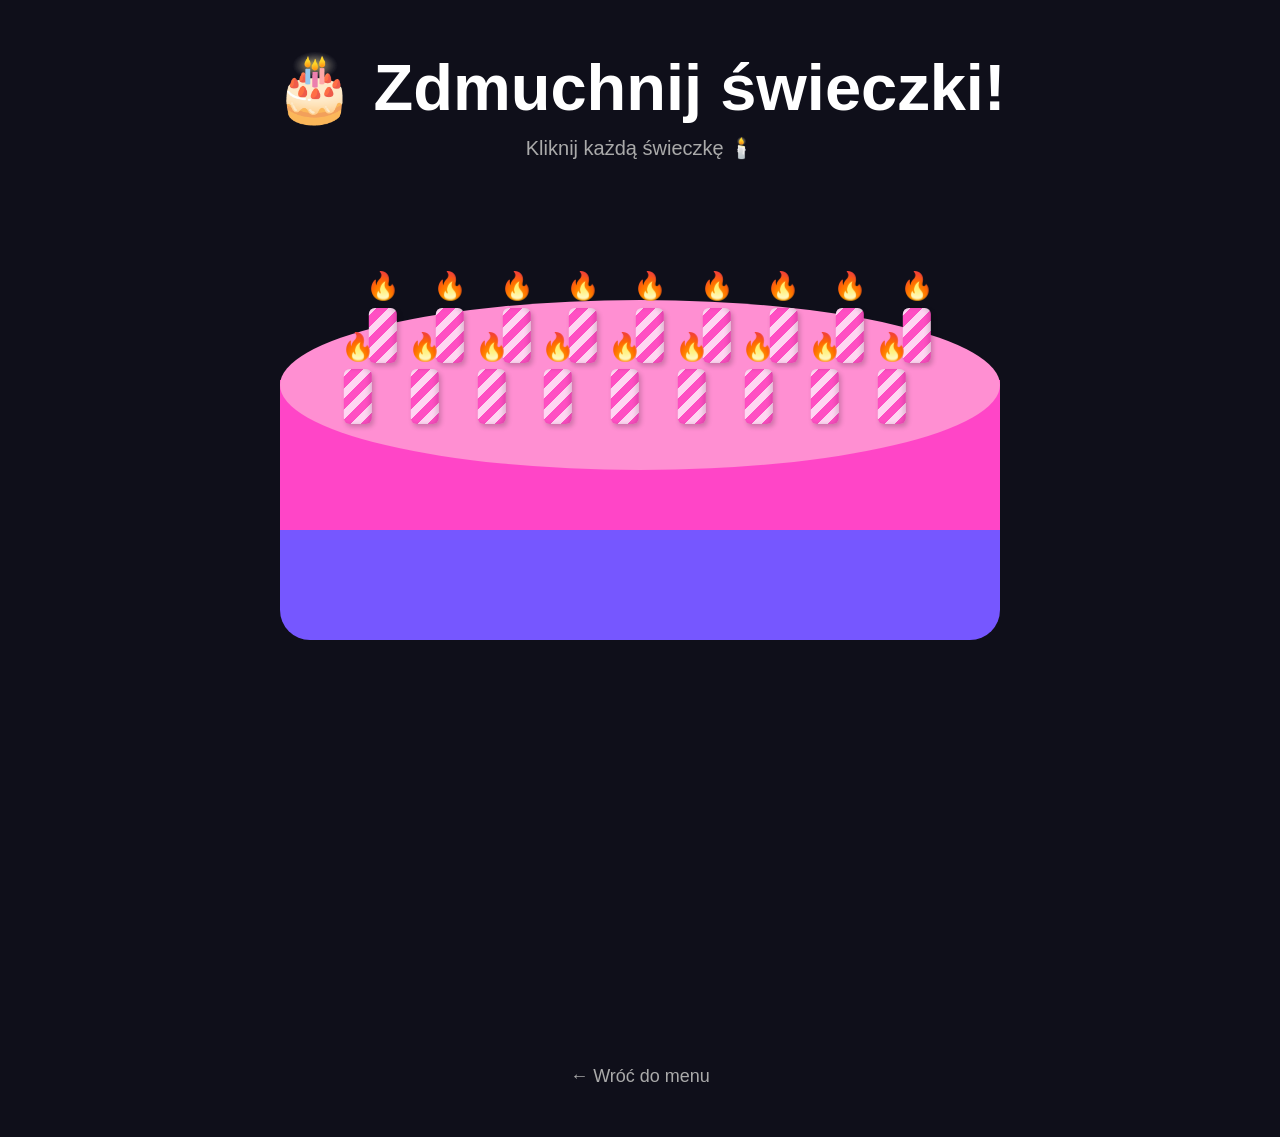
<file: cake.html>
<!DOCTYPE html>
<html lang="pl">

<head>
    <meta charset="UTF-8">

    <meta
        name="viewport"
        content="width=device-width, initial-scale=1.0"
    >

    <title>18 urodziny 🎂</title>

    <link rel="stylesheet" href="style.css">
</head>

<body>

    <main class="cake-page">

        <h1>🎂 Zdmuchnij świeczki!</h1>

        <p class="cake-subtitle">
            Kliknij każdą świeczkę 🕯️
        </p>


        <!-- ================= TORT ================= -->

        <div class="cake">

            <!-- GÓRA TORTU -->

            <div class="cake-top">

                <!-- 18 ŚWIECZEK -->

                <div class="candles">

                    <!-- RZĄD 1 — 9 ŚWIECZEK -->

                    <button class="candle">
                        <span class="flame">🔥</span>
                    </button>

                    <button class="candle">
                        <span class="flame">🔥</span>
                    </button>

                    <button class="candle">
                        <span class="flame">🔥</span>
                    </button>

                    <button class="candle">
                        <span class="flame">🔥</span>
                    </button>

                    <button class="candle">
                        <span class="flame">🔥</span>
                    </button>

                    <button class="candle">
                        <span class="flame">🔥</span>
                    </button>

                    <button class="candle">
                        <span class="flame">🔥</span>
                    </button>

                    <button class="candle">
                        <span class="flame">🔥</span>
                    </button>

                    <button class="candle">
                        <span class="flame">🔥</span>
                    </button>


                    <!-- RZĄD 2 — 9 ŚWIECZEK -->

                    <button class="candle">
                        <span class="flame">🔥</span>
                    </button>

                    <button class="candle">
                        <span class="flame">🔥</span>
                    </button>

                    <button class="candle">
                        <span class="flame">🔥</span>
                    </button>

                    <button class="candle">
                        <span class="flame">🔥</span>
                    </button>

                    <button class="candle">
                        <span class="flame">🔥</span>
                    </button>

                    <button class="candle">
                        <span class="flame">🔥</span>
                    </button>

                    <button class="candle">
                        <span class="flame">🔥</span>
                    </button>

                    <button class="candle">
                        <span class="flame">🔥</span>
                    </button>

                    <button class="candle">
                        <span class="flame">🔥</span>
                    </button>

                </div>

            </div>


            <!-- KREM -->

            <div class="cake-cream cream-one"></div>


            <!-- ŚRODKOWA WARSTWA -->

            <div class="cake-middle"></div>


            <!-- KREM -->

            <div class="cake-cream cream-two"></div>


            <!-- DOLNA WARSTWA -->

            <div class="cake-bottom"></div>

        </div>


        <!-- ================= WIADOMOŚĆ ================= -->

        <div class="birthday-message">

            <h2>
                🎉 WSZYSTKIEGO NAJLEPSZEGO! 🎉
            </h2>

            <p>
                Spełnienia wszystkich marzeń, powodzenia na maturze, zdrowia, dużo szczęścia i uśmiechu, samych dobrych osób wokół siebie. <br> Dostania się na Uniwersytet Jagielloński. <br> I jeszcze raz dużo uśmiechu na twarzy i szcześcia.  
            </p>

        </div>


        <!-- ================= POWRÓT ================= -->

        <a
            href="index.html"
            class="back-button"
        >
            ← Wróć do menu
        </a>

    </main>


    <script src="cake.js"></script>

</body>

</html>
</file>
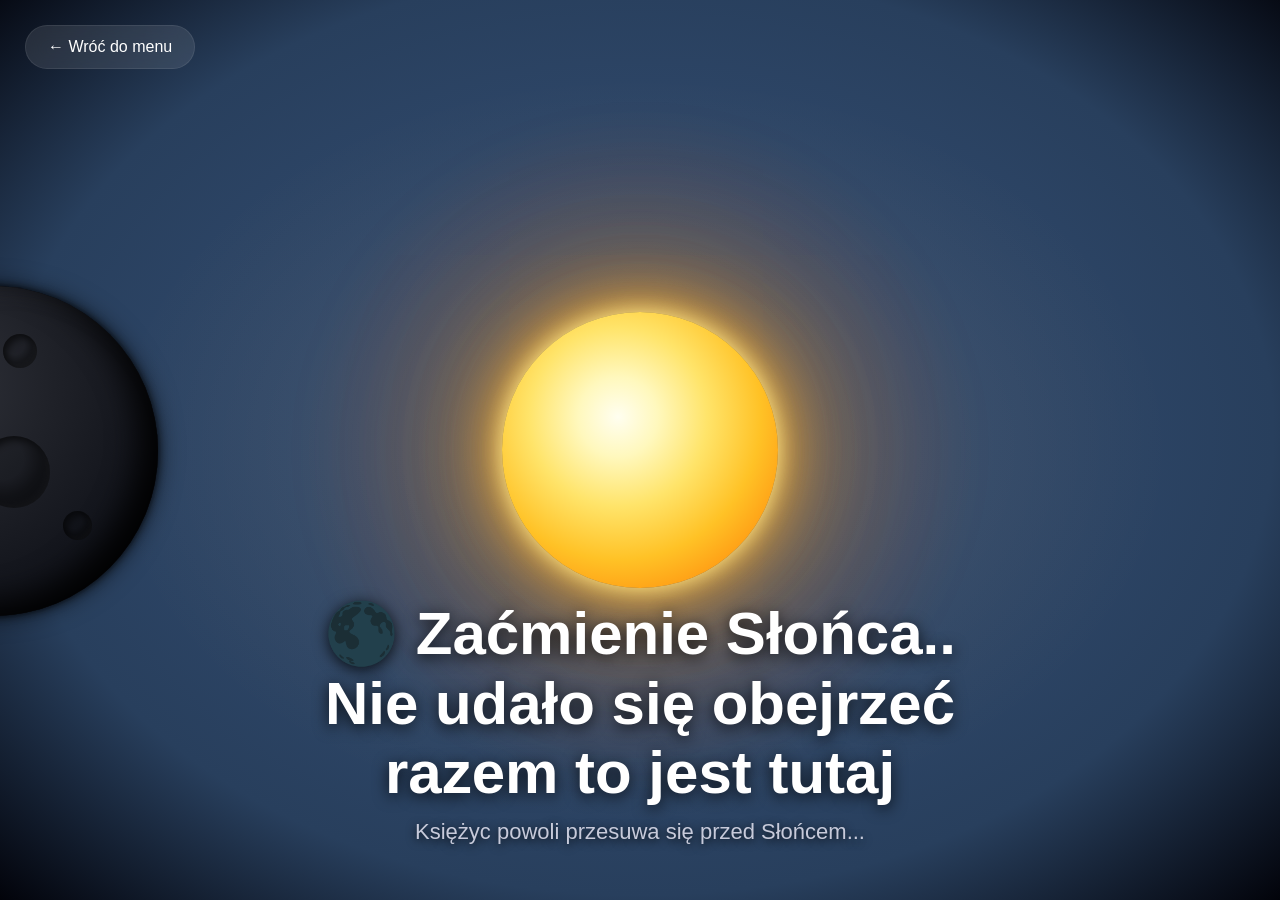
<file: eclipse.html>
<!DOCTYPE html>
<html lang="pl">

<head>
    <meta charset="UTF-8">

    <meta
        name="viewport"
        content="width=device-width, initial-scale=1.0"
    >

    <title>🌑 Zaćmienie Słońca </title>

    <link rel="stylesheet" href="eclipse.css">
</head>

<body>

    <main class="eclipse-page">

        <!-- NIEBO -->

        <div class="sky">

            <!-- GWIAZDY -->

            <div class="stars"></div>


            <!-- SŁOŃCE -->

            <div class="sun">

                <div class="sun-glow"></div>

                <div class="sun-core"></div>

                <div class="corona"></div>

            </div>


            <!-- KSIĘŻYC -->

            <div class="moon">

                <div class="moon-surface"></div>

                <div class="moon-crater crater-1"></div>
                <div class="moon-crater crater-2"></div>
                <div class="moon-crater crater-3"></div>
                <div class="moon-crater crater-4"></div>
                <div class="moon-crater crater-5"></div>

            </div>


            <!-- INFORMACJA -->

            <div class="eclipse-info">

                <h1>🌑 Zaćmienie Słońca.. Nie udało się obejrzeć razem to jest tutaj </h1>

                <p>
                    Księżyc powoli przesuwa się przed Słońcem... 
                </p>

            </div>


            <!-- NAPIS PODCZAS PEŁNEGO ZAĆMIENIA -->

            <div class="totality-message">

                <h2>Całkowite zaćmienie</h2>

                <p>
                    🌑
                </p>

            </div>

                <div class="diamond-ring"></div>
            <!-- POWRÓT DO MENU -->

            <a
                href="index.html"
                class="back-button"
            >
                ← Wróć do menu
            </a>

        </div>

    </main>


    <script src="eclipse.js"></script>

</body>

</html>
</file>
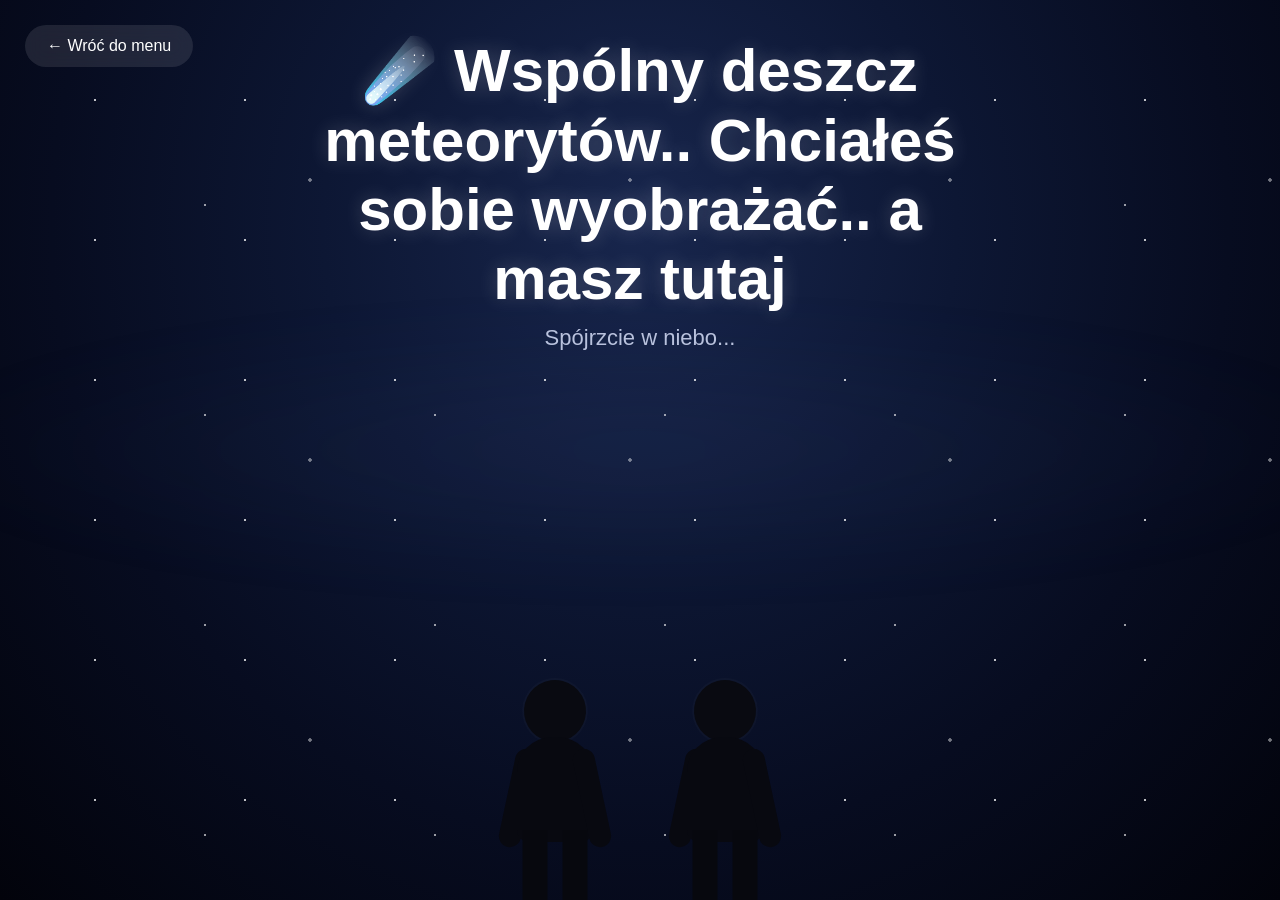
<file: meteors.html>
<!DOCTYPE html>
<html lang="pl">

<head>
    <meta charset="UTF-8">

    <meta
        name="viewport"
        content="width=device-width, initial-scale=1.0"
    >

    <title>☄️ Deszcz meteorytów</title>

    <link rel="stylesheet" href="meteors.css">
</head>

<body>

    <main class="meteor-page">

        <div class="sky">

            <!-- GWIAZDY -->
            <div class="stars"></div>


            <!-- METEORY -->
            <div class="meteor-field"></div>


            <!-- DWIE POSTACIE -->
            <div class="people">

                <div class="person person-one">
                    <div class="head"></div>
                    <div class="body"></div>
                    <div class="legs"></div>
                </div>

                <div class="person person-two">
                    <div class="head"></div>
                    <div class="body"></div>
                    <div class="legs"></div>
                </div>

            </div>


            <!-- NAPIS -->

            <div class="meteor-title">

                <h1>☄️ Wspólny deszcz meteorytów.. Chciałeś sobie wyobrażać.. a masz tutaj </h1>

                <p>
                    Spójrzcie w niebo...
                </p>

            </div>


            <!-- POWRÓT -->

            <a
                href="index.html"
                class="back-button"
            >
                ← Wróć do menu
            </a>

        </div>

    </main>


    <script src="meteors.js"></script>

</body>

</html>
</file>
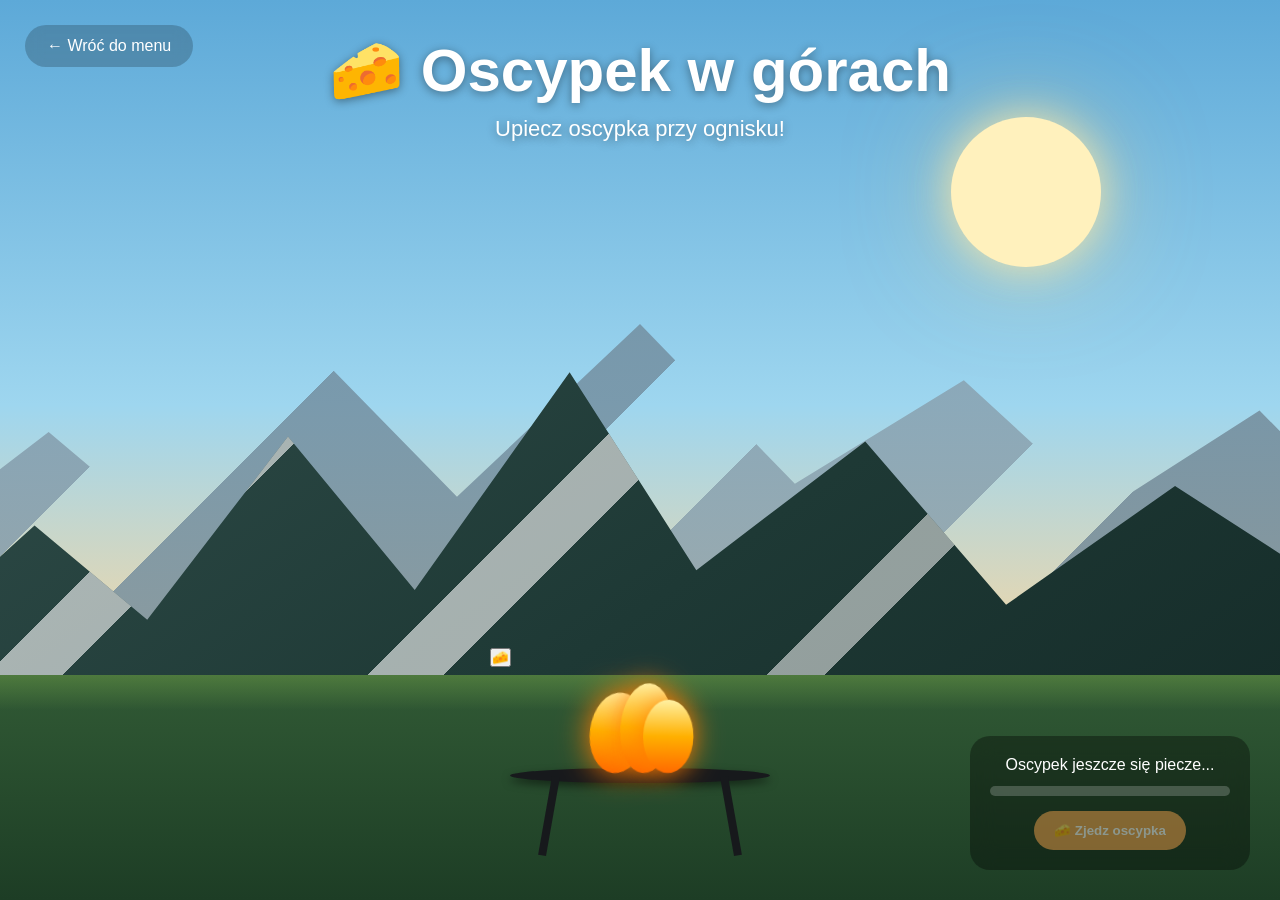
<file: mountains.html>
<!DOCTYPE html>
<html lang="pl">

<head>
    <meta charset="UTF-8">

    <meta
        name="viewport"
        content="width=device-width, initial-scale=1.0"
    >

    <title>🧀 Oscypek w górach</title>

    <link rel="stylesheet" href="mountains.css">
</head>

<body>

    <main class="mountains-page">

        <div class="mountain-scene">

            <!-- NIEBO -->

            <div class="sky"></div>


            <!-- GÓRY -->

            <div class="mountains far-mountains"></div>

            <div class="mountains near-mountains"></div>


            <!-- ZIEMIA -->

            <div class="ground"></div>


            <!-- OGNISKO -->

            <div class="fireplace">

                <div class="grill"></div>

                <div class="fire">

                    <div class="flame flame-one"></div>
                    <div class="flame flame-two"></div>
                    <div class="flame flame-three"></div>

                </div>

                <!-- OSCYPEK -->

                <button class="oscypek" aria-label="Oscypek">
                    🧀
                </button>

            </div>


            <!-- INFORMACJA -->

            <div class="mountain-title">

                <h1>🧀 Oscypek w górach</h1>

                <p>
                    Upiecz oscypka przy ognisku!
                </p>

            </div>


            <!-- PANEL GRILLOWANIA -->

            <div class="cooking-panel">

                <p class="cooking-status">
                    Oscypek jeszcze się piecze...
                </p>

                <div class="progress">

                    <div class="progress-bar"></div>

                </div>

                <button class="eat-button">
                    🧀 Zjedz oscypka
                </button>

            </div>


            <!-- WIADOMOŚĆ -->

            <div class="eat-message">

                <h2>
                    Mmmm... 🧀
                </h2>

                <p>
                    Oscypek w górach smakuje najlepiej!
                </p>

            </div>


            <!-- POWRÓT -->

            <a
                href="index.html"
                class="back-button"
            >
                ← Wróć do menu
            </a>

        </div>

    </main>


    <script src="mountains.js"></script>

</body>

</html>
</file>
<file: style.css>
* {
    margin: 0;
    padding: 0;
    box-sizing: border-box;
}

body {
    min-height: 100vh;
    font-family: Arial, sans-serif;
    background: #0f0f1a;
    color: white;
}

/* GŁÓWNE MENU */

.container {
    min-height: 100vh;

    display: flex;
    flex-direction: column;

    justify-content: center;
    align-items: center;

    text-align: center;

    padding: 30px;
}

.container h1 {
    font-size: clamp(80px, 15vw, 180px);
    line-height: 1;

    margin-bottom: 30px;

    background: linear-gradient(135deg, #ff4ecd, #7c5cff);

    -webkit-background-clip: text;
    -webkit-text-fill-color: transparent;
}

.container p {
    font-size: clamp(18px, 3vw, 28px);

    color: #d0d0dd;

    margin: 0;
}

.start-button {
    display: inline-block;

    margin-top: 35px;

    padding: 16px 32px;

    background: linear-gradient(135deg, #ff4ecd, #7c5cff);

    color: white;

    text-decoration: none;

    font-size: 18px;
    font-weight: bold;

    border-radius: 50px;

    transition:
        transform 0.2s ease,
        box-shadow 0.2s ease;
}

.start-button:hover {
    transform: scale(1.05);

    box-shadow:
        0 0 20px rgba(255, 78, 205, 0.5),
        0 0 40px rgba(124, 92, 255, 0.3);
}

/* STRONA PREZENTÓW */

.gifts-page {
    min-height: 100vh;
    width: 100%;

    padding: 60px 30px;

    text-align: center;
}

.gifts-page h1 {
    font-size: 60px;
    margin-bottom: 15px;
}

.gifts-subtitle {
    color: #aaa;
    font-size: 20px;
    margin-bottom: 70px;
}

.gifts-container {
    width: 100%;
    max-width: 1000px;

    margin: 0 auto;

    display: grid;

    grid-template-columns: repeat(3, 180px);

    justify-content: center;
    align-items: start;

    gap: 60px;
}

/* POJEDYNCZY PREZENT */

.gift {
    position: relative;

    width: 180px;
    height: 170px;

    cursor: pointer;

    justify-self: center;
}

/* PUDEŁKO */

.gift-box {
    position: absolute;
    left: 10px;
    bottom: 0;

    width: 160px;
    height: 110px;

    background: #ff4ecd;
    border-radius: 6px;

    transition: transform 0.3s ease;
}

/* WSTĄŻKA NA PUDEŁKU */

.gift-box::after {
    content: "";

    position: absolute;
    left: 50%;
    top: 0;

    transform: translateX(-50%);

    width: 25px;
    height: 100%;

    background: rgba(255, 255, 255, 0.35);
}

/* WIECZKO */

.gift-lid {
    position: absolute;

    left: 0;
    top: 30px;

    width: 180px;
    height: 40px;

    background: #7c5cff;

    border-radius: 6px;

    z-index: 2;

    transition:
        transform 0.6s ease,
        top 0.6s ease;
}

/* WSTĄŻKA NA WIECZKU */

.gift-lid::after {
    content: "";

    position: absolute;

    left: 50%;
    top: 0;

    transform: translateX(-50%);

    width: 25px;
    height: 100%;

    background: rgba(255, 255, 255, 0.35);
}

/* HOVER */

.gift:hover {
    transform: translateY(-8px);
}

/* OTWIERANIE */

.gift.opening {
    animation: shake 0.8s ease;
}

@keyframes shake {

    0% {
        transform: rotate(0);
    }

    20% {
        transform: rotate(-6deg);
    }

    40% {
        transform: rotate(6deg);
    }

    60% {
        transform: rotate(-4deg);
    }

    80% {
        transform: rotate(4deg);
    }

    100% {
        transform: rotate(0);
    }
}

/* OTWARTE PUDEŁKO */

.gift.opened .gift-lid {
    top: -20px;
    transform: rotate(-12deg) translateY(-30px);
}

.gift.opened .gift-box {
    transform: translateY(5px);
}

/* POWRÓT */

.back-button {
    display: inline-block;

    margin-top: 70px;

    color: #aaa;
    text-decoration: none;

    font-size: 18px;
}

.back-button:hover {
    color: white;
}

/* ZAWARTOŚĆ PREZENTU */

.gift-content {
    position: fixed;

    inset: 0;

    display: flex;
    justify-content: center;
    align-items: center;

    background: rgba(15, 15, 26, 0.96);

    z-index: 9999;

    opacity: 0;
    visibility: hidden;

    pointer-events: none;

    transition: opacity 0.3s ease;
}

.gift-content.show {
    opacity: 1;
    visibility: visible;
    pointer-events: auto;
}

.gift-card {
    width: min(700px, 90vw);
    min-height: 400px;

    padding: 60px;

    background: white;
    color: #222;

    border-radius: 30px;

    display: flex;
    flex-direction: column;
    justify-content: center;
    align-items: center;

    text-align: center;

    transform: translateY(100vh) scale(0.3);
}

.gift-content.show .gift-card {
    animation: giftCardEnter 1s cubic-bezier(0.16, 1, 0.3, 1) forwards;
}

@keyframes giftCardEnter {

    0% {
        transform: translateY(100vh) scale(0.3);
        opacity: 0;
    }

    45% {
        transform: translateY(-40px) scale(0.8);
        opacity: 1;
    }

    70% {
        transform: translateY(15px) scale(1.05);
    }

    100% {
        transform: translateY(0) scale(1);
        opacity: 1;
    }
}

.gift-card h2 {
    font-size: clamp(30px, 5vw, 55px);
    margin-bottom: 20px;
}

.gift-card p {
    font-size: 24px;
    color: #555;
    margin-bottom: 40px;
}

.close-gift {
    border: none;
    padding: 14px 30px;

    border-radius: 30px;

    background: #7c5cff;
    color: white;

    font-size: 18px;

    cursor: pointer;
}

.gift-card h2 {
    font-size: clamp(30px, 5vw, 55px);

    margin-bottom: 20px;
}

.gift-card p {
    font-size: 24px;

    color: #555;

    margin-bottom: 40px;
}

.close-gift {
    border: none;

    padding: 14px 30px;

    border-radius: 30px;

    background: #7c5cff;

    color: white;

    font-size: 18px;

    cursor: pointer;
}

.gift-image {
    display: block;

    width: min(500px, 80vw);
    max-height: 55vh;

    object-fit: contain;

    border-radius: 15px;

    margin-bottom: 25px;
}

.menu-button {
    display: inline-block;

    margin-top: 15px;

    padding: 14px 28px;

    border: 2px solid #7c5cff;

    color: white;

    text-decoration: none;

    font-size: 18px;
    font-weight: bold;

    border-radius: 50px;

    transition:
        transform 0.2s ease,
        background 0.2s ease;
}

.menu-button:hover {
    transform: scale(1.05);

    background: rgba(124, 92, 255, 0.2);
}

/* TORT */

/* ================================================= */
/*                    TORT 🎂                        */
/* ================================================= */

.cake-page {
    min-height: 100vh;

    width: 100%;

    display: flex;
    flex-direction: column;

    align-items: center;

    text-align: center;

    padding: 50px 20px;

    box-sizing: border-box;

    overflow-x: hidden;
}


.cake-page h1 {
    margin: 0;

    font-size: clamp(35px, 6vw, 65px);
}


.cake-subtitle {
    margin-top: 10px;
    margin-bottom: 30px;

    font-size: 20px;

    color: #aaa;
}


/* ================================================= */
/*                    TORT                           */
/* ================================================= */

.cake {
    position: relative;

    width: 800px;

    max-width: 95vw;

    height: 430px;

    margin-top: 80px;

    flex-shrink: 0;
}


/* ================================================= */
/*              GÓRA TORTU                           */
/* ================================================= */

.cake-top {
    position: absolute;

    left: 50%;
    top: 30px;

    transform: translateX(-50%);

    width: 720px;
    max-width: 90vw;

    height: 170px;

    background: #ff8fd2;

    border-radius: 50%;

    z-index: 3;
}



/* ================================================= */
/*             ŚRODKOWA WARSTWA TORTU                */
/* ================================================= */

.cake-middle {
    position: absolute;

    left: 50%;
    top: 110px;

    transform: translateX(-50%);

    width: 720px;
    max-width: 90vw;

    height: 150px;

    background: #ff45c7;

    z-index: 2;
}


/* ================================================= */
/*              DOLNA WARSTWA TORTU                  */
/* ================================================= */

.cake-bottom {
    position: absolute;

    left: 50%;
    top: 220px;

    transform: translateX(-50%);

    width: 720px;
    max-width: 90vw;

    height: 150px;

    background: #7657ff;

    border-radius:
        0 0 30px 30px;

    z-index: 1;
}


/* ================================================= */
/*             ŚWIECZKI                             */
/* ================================================= */

.candles {
    position: absolute;

    /* wszystkie świeczki trochę w lewo */
    left: calc(50% - 15px);

    /* wszystkie świeczki trochę wyżej */
    top: 8px;

    transform: translateX(-50%);

    width: 620px;
    max-width: 82%;

    display: grid;

    grid-template-columns: repeat(9, 1fr);
    grid-template-rows: repeat(2, 55px);

    column-gap: 10px;
    row-gap: 6px;

    justify-items: center;
    align-items: start;

    z-index: 20;
}

.candle:nth-child(-n+9) {
    position: relative;

    left: 25px;
}


.candle {
    position: relative;

    width: 28px;
    height: 55px;

    padding: 0;

    border: none;

    border-radius: 6px;

    background:
        repeating-linear-gradient(
            -45deg,
            #ff4fc3 0px,
            #ff4fc3 8px,
            #ffd6f2 8px,
            #ffd6f2 15px
        );

    cursor: pointer;

    z-index: 21;

    box-shadow:
        inset -3px 0 4px rgba(0, 0, 0, 0.12),
        2px 3px 5px rgba(0, 0, 0, 0.2);

    transition:
        transform 0.2s ease,
        opacity 0.3s ease;
}

.candle:hover {
    transform: scale(1.08);
}


/* ================================================= */
/*                   PŁOMIEŃ                         */
/* ================================================= */

.flame {
    position: absolute;

    left: 50%;

    top: -35px;

    transform: translateX(-50%);

    font-size: 27px;

    line-height: 1;

    transition:
        opacity 0.3s ease,
        transform 0.3s ease;
}


/* ZGASZONA ŚWIECZKA */

.candle.blown {
    opacity: 0.65;

    cursor: default;
}


.candle.blown .flame {
    opacity: 0;

    transform:
        translateX(-50%)
        translateY(12px)
        scale(0.2);
}




/* ================================================= */
/*           WSZYSTKIEGO NAJLEPSZEGO                 */
/* ================================================= */

.birthday-message {
    margin-top: 20px;

    opacity: 0;

    transform:
        translateY(30px)
        scale(0.8);

    pointer-events: none;
}


.birthday-message.show {
    animation:
        birthdayMessage 0.9s
        cubic-bezier(0.16, 1, 0.3, 1)
        forwards;
}


.birthday-message h2 {
    margin: 0;

    font-size:
        clamp(30px, 6vw, 70px);

    background:
        linear-gradient(
            135deg,
            #ff4ecd,
            #7c5cff
        );

    -webkit-background-clip: text;

    -webkit-text-fill-color: transparent;
}


.birthday-message p {
    font-size: 24px;

    color: #ddd;
}


@keyframes birthdayMessage {

    0% {
        opacity: 0;

        transform:
            translateY(30px)
            scale(0.8);
    }

    60% {
        opacity: 1;

        transform:
            translateY(-10px)
            scale(1.05);
    }

    100% {
        opacity: 1;

        transform:
            translateY(0)
            scale(1);
    }
}
.music-button {
    position: fixed;

    top: 20px;
    right: 20px;

    width: 50px;
    height: 50px;

    border: none;

    border-radius: 50%;

    background: rgba(255, 255, 255, 0.1);

    backdrop-filter: blur(10px);

    color: white;

    font-size: 25px;

    cursor: pointer;

    z-index: 10000;

    display: flex;

    justify-content: center;
    align-items: center;

    transition:
        transform 0.2s ease,
        background 0.2s ease;
}

.music-button:hover {
    transform: scale(1.1);

    background: rgba(255, 255, 255, 0.2);
}

.gift-video {
    display: block;

    width: min(700px, 85vw);
    max-height: 60vh;

    border-radius: 15px;

    margin-bottom: 25px;

    object-fit: contain;

    background: black;
}
</file>
<file: eclipse.css>
* {
    margin: 0;
    padding: 0;
    box-sizing: border-box;
}

html,
body {
    width: 100%;
    height: 100%;
}

body {
    overflow: hidden;
    font-family: Arial, sans-serif;
    background: #02030a;
    color: white;
}

.eclipse-page {
    width: 100vw;
    height: 100vh;
}

.sky {
    position: relative;
    width: 100%;
    height: 100%;
    overflow: hidden;

    background:
        radial-gradient(
            ellipse at 50% 48%,
            #30496d 0%,
            #223552 22%,
            #17243c 45%,
            #0d1528 70%,
            #04060e 100%
        );

    transition:
        background 0.2s linear;
}

/* =========================================================
   GWIAZDY
   ========================================================= */

.stars {
    position: absolute;
    inset: 0;

    opacity: 0;

    background-image:
        radial-gradient(circle, rgba(255,255,255,.95) 0 1px, transparent 1.5px),
        radial-gradient(circle, rgba(255,255,255,.8) 0 1px, transparent 1.5px),
        radial-gradient(circle, rgba(255,255,255,.9) 0 1.4px, transparent 2px),
        radial-gradient(circle, rgba(190,210,255,.7) 0 1px, transparent 1.5px);

    background-size:
        170px 150px,
        230px 190px,
        310px 260px,
        430px 330px;

    background-position:
        20px 30px,
        90px 80px,
        150px 20px,
        30px 180px;

    transition: opacity 0.4s ease;

    z-index: 2;
}

/* =========================================================
   DELIKATNE ŚWIATŁO ATMOSFERY
   ========================================================= */

.sky::before {
    content: "";
    position: absolute;
    inset: -20%;

    background:
        radial-gradient(
            ellipse at 50% 50%,
            rgba(255, 190, 90, .12),
            transparent 42%
        );

    opacity: 1;

    transition: opacity .2s linear;

    pointer-events: none;
    z-index: 1;
}

/* =========================================================
   SŁOŃCE
   ========================================================= */

.sun {
    position: absolute;

    left: 50%;
    top: 50%;

    width: 330px;
    height: 330px;

    transform: translate(-50%, -50%);

    border-radius: 50%;

    z-index: 5;

    pointer-events: none;
}

/* =========================================================
   POŚWIATA SŁOŃCA
   ========================================================= */

.sun-glow {
    position: absolute;

    left: 50%;
    top: 50%;

    width: 650px;
    height: 650px;

    transform: translate(-50%, -50%);

    border-radius: 50%;

    background:
        radial-gradient(
            circle,
            rgba(255, 245, 190, .42) 0%,
            rgba(255, 204, 85, .28) 22%,
            rgba(255, 150, 30, .14) 45%,
            rgba(255, 100, 10, .05) 62%,
            transparent 75%
        );

    filter: blur(18px);

    transition:
        opacity .15s linear,
        transform .15s linear;
}

/* =========================================================
   TARCZA SŁOŃCA
   ========================================================= */

.sun-core {
    position: absolute;

    inset: 27px;

    border-radius: 50%;

    background:
        radial-gradient(
            circle at 42% 38%,
            #fffef0 0%,
            #fff8bd 17%,
            #ffe46a 38%,
            #ffc226 61%,
            #ff9410 82%,
            #e85d00 100%
        );

    box-shadow:
        0 0 22px rgba(255, 238, 150, .95),
        0 0 55px rgba(255, 190, 50, .8),
        0 0 100px rgba(255, 145, 20, .55),
        0 0 170px rgba(255, 100, 0, .25);

    transition:
        opacity .08s linear,
        transform .08s linear;
}

/* =========================================================
   KORONA
   ========================================================= */

.corona {
    position: absolute;

    inset: -35px;

    border-radius: 50%;

    background:
        radial-gradient(
            circle,
            transparent 0 48%,
            rgba(255, 247, 205, .05) 50%,
            rgba(255, 239, 180, .2) 53%,
            rgba(255, 235, 170, .06) 60%,
            transparent 72%
        );

    filter: blur(4px);

    opacity: 0;

    transition: opacity .15s linear;

    z-index: -1;
}

/* Długie smugi korony */

.corona::before,
.corona::after {
    content: "";

    position: absolute;
    inset: -40px;

    border-radius: 50%;

    background:
        conic-gradient(
            from 0deg,
            transparent 0deg,
            rgba(255,255,235,.55) 5deg,
            transparent 13deg,
            transparent 32deg,
            rgba(255,245,205,.4) 39deg,
            transparent 48deg,
            transparent 75deg,
            rgba(255,245,205,.5) 82deg,
            transparent 93deg,
            transparent 130deg,
            rgba(255,245,210,.35) 139deg,
            transparent 151deg,
            transparent 180deg,
            rgba(255,245,210,.45) 188deg,
            transparent 201deg,
            transparent 230deg,
            rgba(255,245,210,.4) 239deg,
            transparent 251deg,
            transparent 280deg,
            rgba(255,245,210,.5) 288deg,
            transparent 300deg,
            transparent 325deg,
            rgba(255,245,210,.35) 332deg,
            transparent 345deg
        );

    filter: blur(8px);
}

.corona::after {
    transform: rotate(21deg) scale(1.04);
    opacity: .55;
}

/* =========================================================
   KSIĘŻYC
   ========================================================= */

.moon {
    position: absolute;

    left: calc(50% - 520px);
    top: 50%;

    width: 330px;
    height: 330px;

    transform: translate(-50%, -50%);

    border-radius: 50%;

    z-index: 10;

    background: #020307;

    box-shadow:
        0 0 8px rgba(0,0,0,.9),
        0 0 25px rgba(0,0,0,.65);

    overflow: visible;
}

/* powierzchnia Księżyca */

.moon-surface {
    position: absolute;
    inset: 0;

    border-radius: 50%;

    background:
        radial-gradient(
            circle at 32% 30%,
            #30323a 0%,
            #202229 35%,
            #11131a 70%,
            #05060a 100%
        );

    box-shadow:
        inset -18px -12px 30px rgba(0,0,0,.9),
        inset 12px 8px 20px rgba(100,105,120,.08);

    overflow: hidden;
}

/* =========================================================
   KRATERY
   ========================================================= */

.moon-crater {
    position: absolute;

    border-radius: 50%;

    background:
        radial-gradient(
            circle at 35% 32%,
            rgba(0,0,0,.15) 0 30%,
            rgba(0,0,0,.55) 55%,
            rgba(0,0,0,.8) 100%
        );

    box-shadow:
        inset 4px 4px 7px rgba(0,0,0,.8),
        inset -3px -3px 5px rgba(110,110,120,.08);

    opacity: .75;
}

.crater-1 {
    width: 58px;
    height: 58px;
    left: 55px;
    top: 62px;
}

.crater-2 {
    width: 34px;
    height: 34px;
    left: 175px;
    top: 48px;
}

.crater-3 {
    width: 72px;
    height: 72px;
    left: 150px;
    top: 150px;
}

.crater-4 {
    width: 43px;
    height: 43px;
    left: 45px;
    top: 195px;
}

.crater-5 {
    width: 29px;
    height: 29px;
    left: 235px;
    top: 225px;
}

/* =========================================================
   ŚWIATŁO NA KRAWĘDZI KSIĘŻYCA
   ========================================================= */

.moon::after {
    content: "";

    position: absolute;
    inset: -3px;

    border-radius: 50%;

    box-shadow:
        0 0 5px rgba(255,255,255,.08);

    opacity: .2;

    transition: opacity .1s linear;

    pointer-events: none;
}

/* =========================================================
   DIAMOND RING
   ========================================================= */

.diamond-ring {
    position: absolute;

    width: 90px;
    height: 90px;

    border-radius: 50%;

    left: 50%;
    top: 50%;

    transform: translate(-50%, -50%) scale(.3);

    background:
        radial-gradient(
            circle,
            rgba(255,255,245,1) 0%,
            rgba(255,245,180,.9) 10%,
            rgba(255,190,50,.45) 35%,
            transparent 70%
        );

    filter: blur(2px);

    opacity: 0;

    z-index: 20;

    pointer-events: none;
}

/* =========================================================
   INFORMACJA
   ========================================================= */

.eclipse-info {
    position: absolute;

    left: 50%;
    bottom: 55px;

    transform: translateX(-50%);

    text-align: center;

    z-index: 40;

    transition:
        opacity .5s ease,
        transform .5s ease;
}

.eclipse-info h1 {
    font-size: clamp(30px, 5vw, 60px);

    margin-bottom: 12px;

    text-shadow:
        0 3px 15px rgba(0,0,0,.8);
}

.eclipse-info p {
    color: #c7cada;

    font-size: clamp(16px, 2vw, 22px);

    text-shadow:
        0 2px 10px rgba(0,0,0,.9);
}

/* =========================================================
   PEŁNE ZAĆMIENIE
   ========================================================= */

.totality-message {
    position: absolute;

    left: 50%;
    top: 78%;

    transform:
        translate(-50%, -50%)
        scale(.8);

    text-align: center;

    opacity: 0;

    z-index: 30;

    transition:
        opacity .8s ease,
        transform .8s ease;

    pointer-events: none;
}

.totality-message h2 {
    font-size: clamp(30px, 5vw, 65px);

    text-shadow:
        0 0 20px rgba(255,255,255,.25),
        0 4px 20px rgba(0,0,0,.9);
}

.totality-message p {
    margin-top: 10px;

    font-size: 35px;
}

/* =========================================================
   PRZYCISK
   ========================================================= */

.back-button {
    position: absolute;

    top: 25px;
    left: 25px;

    padding: 12px 22px;

    border-radius: 30px;

    color: white;

    text-decoration: none;

    background: rgba(255,255,255,.1);

    border: 1px solid rgba(255,255,255,.08);

    backdrop-filter: blur(10px);

    transition:
        transform .2s ease,
        background .2s ease;

    z-index: 100;
}

.back-button:hover {
    transform: scale(1.05);

    background: rgba(255,255,255,.2);
}

/* =========================================================
   KONTROLKI
   ========================================================= */

.eclipse-controls {
    position: absolute;

    left: 50%;
    bottom: 25px;

    transform: translateX(-50%);

    display: flex;
    gap: 10px;

    z-index: 100;
}

.eclipse-controls button {
    border: 1px solid rgba(255,255,255,.15);

    background: rgba(15,18,30,.65);

    color: white;

    padding: 9px 16px;

    border-radius: 20px;

    cursor: pointer;

    backdrop-filter: blur(10px);

    transition:
        background .2s ease,
        transform .2s ease;
}

.eclipse-controls button:hover {
    background: rgba(255,255,255,.15);

    transform: translateY(-2px);
}

/* =========================================================
   RESPONSIVE
   ========================================================= */

@media (max-width: 700px) {
    .sun,
    .moon {
        width: 220px;
        height: 220px;
    }

    .sun-core {
        inset: 18px;
    }

    .sun-glow {
        width: 430px;
        height: 430px;
    }

    .moon-crater {
        transform: scale(.67);
        transform-origin: center;
    }

    .eclipse-info {
        bottom: 35px;
        width: 90%;
    }
}
</file>
<file: meteors.css>
* {
    margin: 0;
    padding: 0;
    box-sizing: border-box;
}

html,
body {
    width: 100%;
    height: 100%;
}

body {
    overflow: hidden;
    font-family: Arial, sans-serif;
    color: white;
    background: #02030b;
}


/* ========================================= */
/*                  NIEBO                    */
/* ========================================= */

.meteor-page {
    width: 100vw;
    height: 100vh;
}

.sky {
    position: relative;

    width: 100%;
    height: 100%;

    overflow: hidden;

    background:
        radial-gradient(
            ellipse at 50% 25%,
            #18264d 0%,
            #0d1734 35%,
            #070c20 65%,
            #02030b 100%
        );
}


/* ========================================= */
/*                  GWIAZDY                  */
/* ========================================= */

.stars {
    position: absolute;
    inset: 0;

    background-image:
        radial-gradient(circle, white 1px, transparent 1.5px),
        radial-gradient(circle, rgba(255,255,255,0.8) 1px, transparent 1.5px),
        radial-gradient(circle, rgba(255,255,255,0.6) 1.5px, transparent 2px);

    background-size:
        150px 140px,
        230px 210px,
        320px 280px;

    background-position:
        20px 30px,
        90px 100px,
        150px 40px;

    opacity: 0.75;
}


/* ========================================= */
/*             DELIKATNA MGŁA               */
/* ========================================= */

.sky::before {
    content: "";

    position: absolute;
    left: -10%;
    top: 35%;

    width: 120%;
    height: 30%;

    background:
        radial-gradient(
            ellipse,
            rgba(80, 105, 170, 0.08),
            transparent 70%
        );

    filter: blur(30px);

    pointer-events: none;
}


/* ========================================= */
/*                 METEORY                  */
/* ========================================= */

.meteor-field {
    position: absolute;
    inset: 0;

    z-index: 5;

    pointer-events: none;
}

.meteor {
    position: absolute;

    width: 5px;
    height: 5px;

    border-radius: 50%;

    background: #fff8d5;

    box-shadow:
        0 0 6px #fff,
        0 0 14px #ffd76a,
        0 0 25px rgba(255, 170, 40, 0.8);

    transform: rotate(-35deg);
}


/* OGON METEORYTU */

.meteor::before {
    content: "";

    position: absolute;

    width: 150px;
    height: 4px;

    right: 0;
    top: 50%;

    transform: translateY(-50%);

    transform-origin: right center;

    background: linear-gradient(
        to left,
        rgba(255, 250, 210, 1),
        rgba(255, 190, 70, 0.6),
        transparent
    );

    border-radius: 50%;

    filter: blur(1px);
}


/* WIĘKSZY METEORYT */

.meteor.big {
    width: 8px;
    height: 8px;
}

.meteor.big::before {
    width: 230px;
    height: 5px;
}


/* ========================================= */
/*              ROZBŁYSK                    */
/* ========================================= */

.meteor.flash {
    animation: meteorFlash 0.35s ease-out forwards;
}

@keyframes meteorFlash {

    0% {
        transform: scale(1);
        opacity: 1;
    }

    100% {
        transform: scale(8);
        opacity: 0;
    }
}


/* ========================================= */
/*              DWIE POSTACIE               */
/* ========================================= */

.people {
    position: absolute;

    left: 50%;
    bottom: 0;

    transform: translateX(-50%);

    width: 330px;
    height: 250px;

    z-index: 20;
}


/* WSPÓLNA POSTAĆ */

.person {
    position: absolute;

    bottom: 0;

    width: 120px;
    height: 230px;
}


/* PIERWSZA */

.person-one {
    left: 20px;
}


/* DRUGA */

.person-two {
    right: 20px;
}


/* GŁOWA */

.head {
    position: absolute;

    left: 50%;
    top: 10px;

    transform: translateX(-50%);

    width: 62px;
    height: 62px;

    border-radius: 50%;

    background: #090a11;

    box-shadow:
        0 0 0 2px rgba(255,255,255,0.02);
}


/* CIAŁO */

.body {
    position: absolute;

    left: 50%;
    top: 67px;

    transform: translateX(-50%);

    width: 76px;
    height: 105px;

    background: #080910;

    border-radius:
        35px 35px 12px 12px;
}


/* NOGI */

.legs {
    position: absolute;

    left: 50%;
    bottom: 0;

    transform: translateX(-50%);

    width: 65px;
    height: 70px;

    border-left: 25px solid #07080e;
    border-right: 25px solid #07080e;
}


/* RAMIONA */

.person::before,
.person::after {
    content: "";

    position: absolute;

    top: 78px;

    width: 22px;
    height: 100px;

    background: #080910;

    border-radius: 20px;
}


/* LEWA RĘKA */

.person::before {
    left: 12px;

    transform: rotate(12deg);
}


/* PRAWA RĘKA */

.person::after {
    right: 12px;

    transform: rotate(-12deg);
}


/* ========================================= */
/*         EFEKT PATRZENIA W NIEBO          */
/* ========================================= */

.person-one .head,
.person-two .head {
    transform:
        translateX(-50%)
        rotate(-8deg);
}

.person-two .head {
    transform:
        translateX(-50%)
        rotate(8deg);
}


/* ========================================= */
/*                  NAPIS                   */
/* ========================================= */

.meteor-title {
    position: absolute;

    left: 50%;
    top: 35px;

    transform: translateX(-50%);

    text-align: center;

    z-index: 30;

    pointer-events: none;
}

.meteor-title h1 {
    font-size: clamp(30px, 5vw, 60px);

    text-shadow:
        0 0 20px rgba(255,255,255,0.2);
}

.meteor-title p {
    margin-top: 12px;

    font-size: clamp(16px, 2vw, 22px);

    color: #b9c2dd;
}


/* ========================================= */
/*              POWRÓT DO MENU              */
/* ========================================= */

.back-button {
    position: absolute;

    left: 25px;
    top: 25px;

    padding: 12px 22px;

    border-radius: 30px;

    color: white;

    text-decoration: none;

    background: rgba(255,255,255,0.1);

    backdrop-filter: blur(10px);

    transition:
        transform 0.2s ease,
        background 0.2s ease;

    z-index: 100;
}

.back-button:hover {
    transform: scale(1.05);

    background: rgba(255,255,255,0.2);
}


/* ========================================= */
/*            RESPONSYWNOŚĆ                 */
/* ========================================= */

@media (max-width: 600px) {

    .people {
        transform:
            translateX(-50%)
            scale(0.75);

        transform-origin: bottom center;
    }

    .meteor-title {
        width: 90%;
    }

    .meteor-title h1 {
        font-size: 34px;
    }
}
</file>
<file: mountains.css>
* {
    margin: 0;
    padding: 0;
    box-sizing: border-box;
}

html,
body {
    width: 100%;
    height: 100%;
}

body {
    overflow: hidden;
    font-family: Arial, sans-serif;
    color: white;
}


/* ========================================= */
/*              CAŁA SCENA                  */
/* ========================================= */

.mountains-page {
    width: 100vw;
    height: 100vh;
}

.mountain-scene {
    position: relative;

    width: 100%;
    height: 100%;

    overflow: hidden;

    background: #8fc9ed;
}


/* ========================================= */
/*                  NIEBO                   */
/* ========================================= */

.sky {
    position: absolute;
    inset: 0;

    background:
        linear-gradient(
            to bottom,
            #5da9d8 0%,
            #9ed6ef 45%,
            #f7d7a2 75%,
            #e8a66d 100%
        );
}


/* SŁOŃCE */

.sky::before {
    content: "";

    position: absolute;

    width: 150px;
    height: 150px;

    right: 14%;
    top: 13%;

    border-radius: 50%;

    background: #fff1bd;

    box-shadow:
        0 0 40px rgba(255, 236, 170, 0.8),
        0 0 100px rgba(255, 214, 120, 0.5);
}


/* ========================================= */
/*            DALEKIE GÓRY                  */
/* ========================================= */

.far-mountains {
    position: absolute;

    left: -5%;
    bottom: 28%;

    width: 110%;
    height: 48%;

    background:
        linear-gradient(
            135deg,
            transparent 0 8%,
            #8199a9 8% 22%,
            transparent 22% 30%,
            #718b9c 30% 48%,
            transparent 48% 57%,
            #879eac 57% 72%,
            transparent 72% 80%,
            #708796 80% 94%,
            transparent 94%
        );

    clip-path: polygon(
        0 100%,
        0 70%,
        8% 50%,
        16% 72%,
        28% 35%,
        37% 65%,
        50% 25%,
        61% 62%,
        73% 38%,
        83% 68%,
        94% 45%,
        100% 65%,
        100% 100%
    );

    opacity: 0.8;
}


/* ========================================= */
/*              BLIŻSZE TATRY              */
/* ========================================= */

.near-mountains {
    position: absolute;

    left: -5%;
    bottom: 13%;

    width: 110%;
    height: 55%;

    background:
        linear-gradient(
            145deg,
            #304d4a,
            #1e3935 55%,
            #142a27
        );

    clip-path: polygon(
        0 100%,
        0 66%,
        7% 48%,
        15% 67%,
        25% 30%,
        34% 61%,
        45% 17%,
        54% 57%,
        66% 31%,
        76% 64%,
        88% 40%,
        100% 62%,
        100% 100%
    );

    z-index: 3;
}


/* ŚNIEG NA SZCZYTACH */

.near-mountains::before {
    content: "";

    position: absolute;
    inset: 0;

    background:
        linear-gradient(
            135deg,
            transparent 0 7%,
            rgba(255,255,255,0.75) 7% 10%,
            transparent 10% 23%,
            rgba(255,255,255,0.8) 23% 27%,
            transparent 27% 43%,
            rgba(255,255,255,0.8) 43% 47%,
            transparent 47% 64%,
            rgba(255,255,255,0.7) 64% 67%,
            transparent 67%
        );

    opacity: 0.75;
}


/* ========================================= */
/*                  ZIEMIA                  */
/* ========================================= */

.ground {
    position: absolute;

    left: 0;
    bottom: 0;

    width: 100%;
    height: 25%;

    background:
        linear-gradient(
            to bottom,
            #315a35,
            #1d3d25
        );

    z-index: 5;
}


/* DELIKATNE TRAWY */

.ground::before {
    content: "";

    position: absolute;
    left: 0;
    top: 0;

    width: 100%;
    height: 35px;

    background:
        linear-gradient(
            to bottom,
            rgba(90, 135, 65, 0.7),
            transparent
        );
}


/* ========================================= */
/*                 NAPIS                   */
/* ========================================= */

.mountain-title {
    position: absolute;

    top: 35px;
    left: 50%;

    transform: translateX(-50%);

    width: 90%;

    text-align: center;

    z-index: 50;

    text-shadow:
        0 2px 10px rgba(0,0,0,0.4);
}

.mountain-title h1 {
    font-size: clamp(30px, 5vw, 60px);
}

.mountain-title p {
    margin-top: 10px;

    font-size: clamp(16px, 2vw, 22px);
}


/* ========================================= */
/*              OGNISKO / GRILL            */
/* ========================================= */

.fireplace {
    position: absolute;

    left: 50%;
    bottom: 8%;

    transform: translateX(-50%);

    width: 300px;
    height: 180px;

    z-index: 20;
}


/* GRILL */

.grill {
    position: absolute;

    left: 50%;
    bottom: 45px;

    transform: translateX(-50%);

    width: 260px;
    height: 15px;

    border-radius: 50%;

    background: #17191c;

    box-shadow:
        0 4px 8px rgba(0,0,0,0.5);
}


/* NÓŻKI GRILLA */

.grill::before,
.grill::after {
    content: "";

    position: absolute;

    top: 8px;

    width: 8px;
    height: 80px;

    background: #17191c;
}

.grill::before {
    left: 35px;

    transform: rotate(10deg);
}

.grill::after {
    right: 35px;

    transform: rotate(-10deg);
}


/* ========================================= */
/*                  OGNIEŃ                  */
/* ========================================= */

.fire {
    position: absolute;

    left: 50%;
    bottom: 55px;

    transform: translateX(-50%);

    width: 120px;
    height: 100px;
}


/* PŁOMIENIE */

.flame {
    position: absolute;

    bottom: 0;

    width: 55px;
    height: 80px;

    border-radius:
        50% 50% 50% 50%;

    transform-origin: bottom center;

    background:
        linear-gradient(
            to top,
            #ff6a00,
            #ffb000,
            #fff1a3
        );

    filter:
        drop-shadow(0 0 15px #ff7b00);
}

.flame-one {
    left: 5px;

    transform:
        rotate(-18deg)
        scale(0.9);
}

.flame-two {
    left: 35px;

    height: 95px;

    transform:
        rotate(3deg);
}

.flame-three {
    right: 5px;

    transform:
        rotate(18deg)
        scale(0.85);
}


/* ========================================= */
/*                POWRÓT                    */
/* ========================================= */

.back-button {
    position: absolute;

    top: 25px;
    left: 25px;

    z-index: 100;

    padding: 12px 22px;

    color: white;
    text-decoration: none;

    border-radius: 30px;

    background: rgba(0,0,0,0.2);

    backdrop-filter: blur(8px);

    transition:
        transform 0.2s ease,
        background 0.2s ease;
}

.back-button:hover {
    transform: scale(1.05);

    background: rgba(0,0,0,0.35);
}


/* ========================================= */
/*              PANEL GOTOWANIA             */
/* ========================================= */

.cooking-panel {
    position: absolute;

    right: 30px;
    bottom: 30px;

    width: 280px;

    padding: 20px;

    border-radius: 20px;

    background: rgba(0,0,0,0.35);

    backdrop-filter: blur(12px);

    z-index: 50;

    text-align: center;
}

.cooking-status {
    margin-bottom: 12px;
}

.progress {
    width: 100%;
    height: 10px;

    overflow: hidden;

    border-radius: 10px;

    background: rgba(255,255,255,0.2);
}

.progress-bar {
    width: 0;
    height: 100%;

    border-radius: inherit;

    background: #ff9d35;

    transition: width 0.3s ease;
}

.eat-button {
    margin-top: 15px;

    padding: 12px 20px;

    border: none;
    border-radius: 25px;

    background: #f0a04b;
    color: white;

    font-weight: bold;

    cursor: pointer;

    opacity: 0.5;

    pointer-events: none;
}


/* ========================================= */
/*              WIADOMOŚĆ                   */
/* ========================================= */

.eat-message {
    position: absolute;

    left: 50%;
    top: 50%;

    transform:
        translate(-50%, -50%)
        scale(0.7);

    width: min(600px, 90vw);

    padding: 45px;

    text-align: center;

    border-radius: 30px;

    background: rgba(20, 20, 20, 0.9);

    backdrop-filter: blur(15px);

    opacity: 0;

    pointer-events: none;

    z-index: 100;

    transition:
        opacity 0.5s ease,
        transform 0.5s ease;
}

.eat-message.show {
    opacity: 1;

    transform:
        translate(-50%, -50%)
        scale(1);
}

.eat-message h2 {
    font-size: clamp(35px, 6vw, 65px);
}

.eat-message p {
    margin-top: 15px;

    color: #ddd;

    font-size: 20px;
}
</file>
